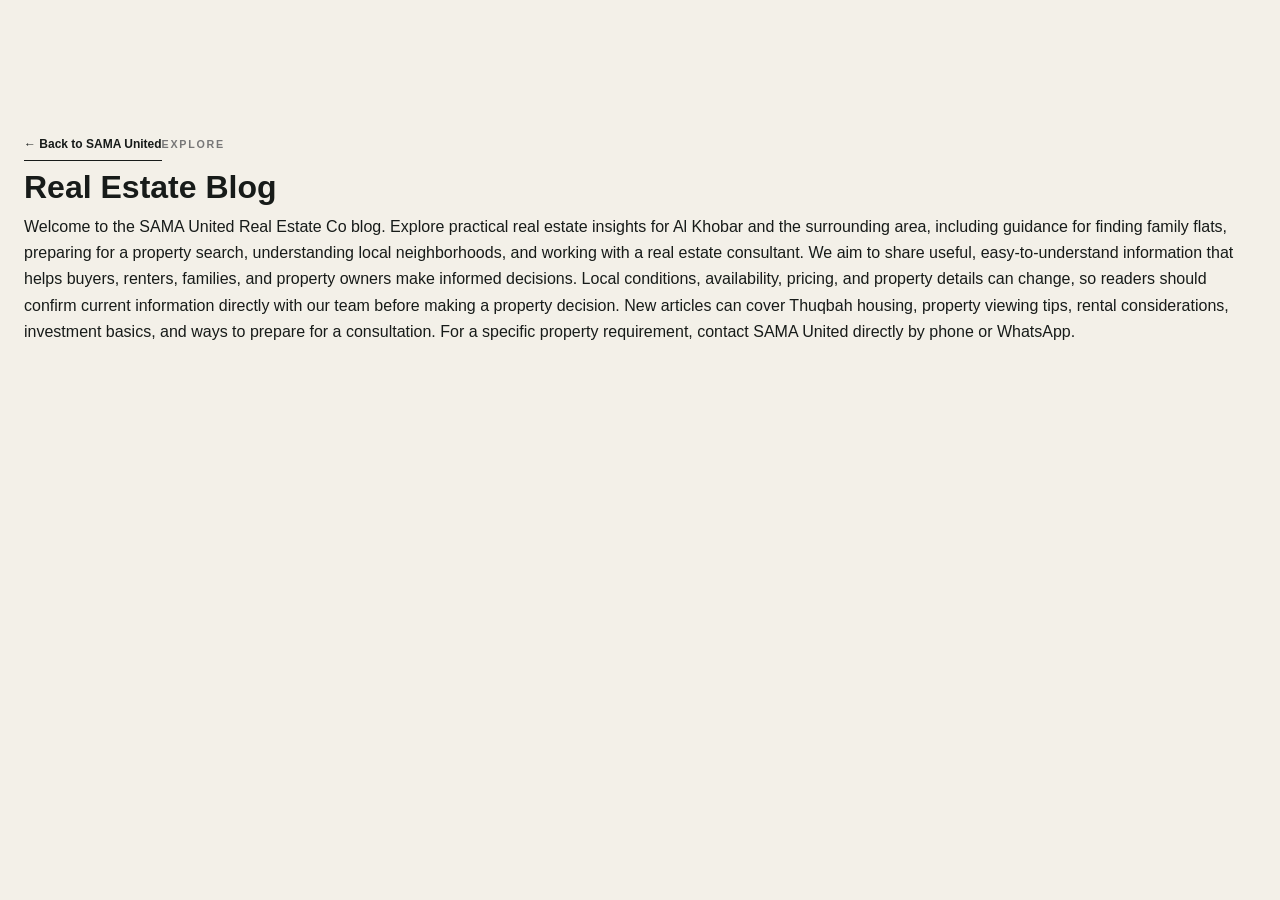
<file: blog.html>
<!doctype html><html lang="en"><head><meta charset="utf-8"><meta name="viewport" content="width=device-width,initial-scale=1"><title>Blog | SAMA United Real Estate Co</title><link rel="stylesheet" href="style.css"></head><body class="content-page"><main class="section"><div class="container"><a class="text-link" href="index.html">← Back to SAMA United</a><span class="eyebrow">Explore</span><h1>Real Estate Blog</h1><p>Welcome to the SAMA United Real Estate Co blog. Explore practical real estate insights for Al Khobar and the surrounding area, including guidance for finding family flats, preparing for a property search, understanding local neighborhoods, and working with a real estate consultant. We aim to share useful, easy-to-understand information that helps buyers, renters, families, and property owners make informed decisions. Local conditions, availability, pricing, and property details can change, so readers should confirm current information directly with our team before making a property decision. New articles can cover Thuqbah housing, property viewing tips, rental considerations, investment basics, and ways to prepare for a consultation. For a specific property requirement, contact SAMA United directly by phone or WhatsApp.</p></div></main></body></html>
</file>
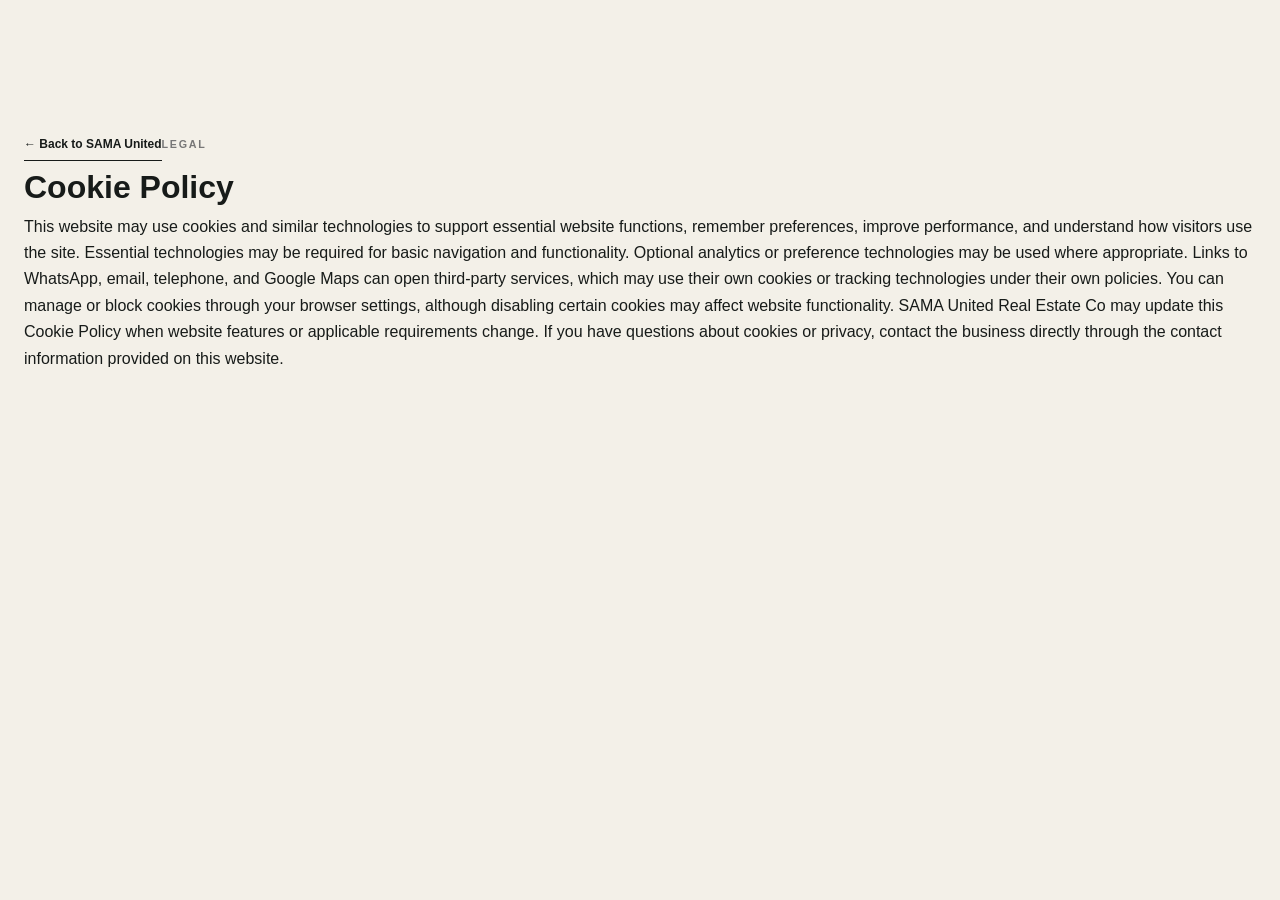
<file: cookie-policy.html>
<!doctype html><html lang="en"><head><meta charset="utf-8"><meta name="viewport" content="width=device-width,initial-scale=1"><title>Cookie Policy | SAMA United Real Estate Co</title><link rel="stylesheet" href="style.css"></head><body class="content-page"><main class="section"><div class="container"><a class="text-link" href="index.html">← Back to SAMA United</a><span class="eyebrow">Legal</span><h1>Cookie Policy</h1><p>This website may use cookies and similar technologies to support essential website functions, remember preferences, improve performance, and understand how visitors use the site. Essential technologies may be required for basic navigation and functionality. Optional analytics or preference technologies may be used where appropriate. Links to WhatsApp, email, telephone, and Google Maps can open third-party services, which may use their own cookies or tracking technologies under their own policies. You can manage or block cookies through your browser settings, although disabling certain cookies may affect website functionality. SAMA United Real Estate Co may update this Cookie Policy when website features or applicable requirements change. If you have questions about cookies or privacy, contact the business directly through the contact information provided on this website.</p></div></main></body></html>
</file>
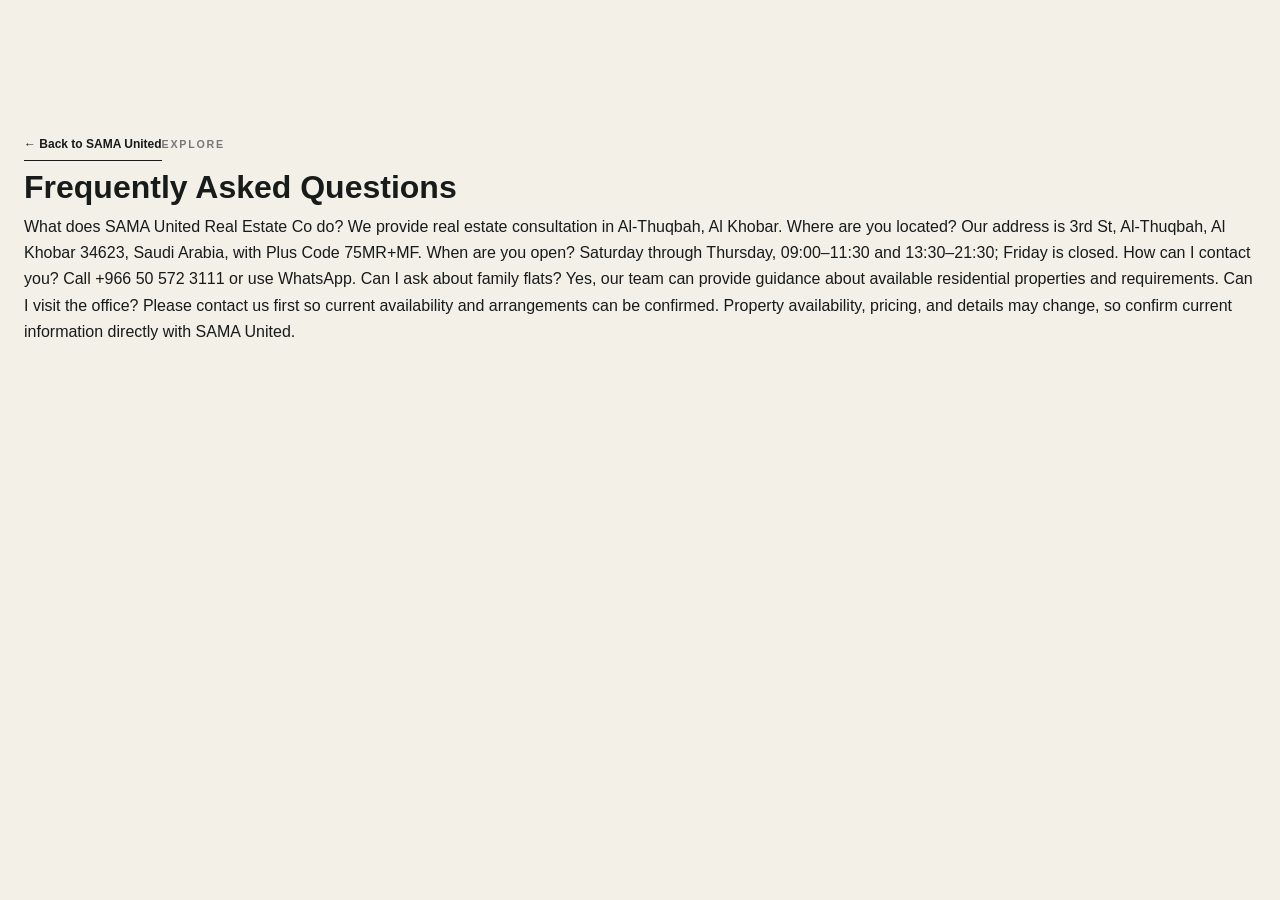
<file: faqs.html>
<!doctype html><html lang="en"><head><meta charset="utf-8"><meta name="viewport" content="width=device-width,initial-scale=1"><title>FAQs | SAMA United Real Estate Co</title><link rel="stylesheet" href="style.css"></head><body class="content-page"><main class="section"><div class="container"><a class="text-link" href="index.html">← Back to SAMA United</a><span class="eyebrow">Explore</span><h1>Frequently Asked Questions</h1><p>What does SAMA United Real Estate Co do? We provide real estate consultation in Al-Thuqbah, Al Khobar. Where are you located? Our address is 3rd St, Al-Thuqbah, Al Khobar 34623, Saudi Arabia, with Plus Code 75MR+MF. When are you open? Saturday through Thursday, 09:00–11:30 and 13:30–21:30; Friday is closed. How can I contact you? Call +966 50 572 3111 or use WhatsApp. Can I ask about family flats? Yes, our team can provide guidance about available residential properties and requirements. Can I visit the office? Please contact us first so current availability and arrangements can be confirmed. Property availability, pricing, and details may change, so confirm current information directly with SAMA United.</p></div></main></body></html>
</file>
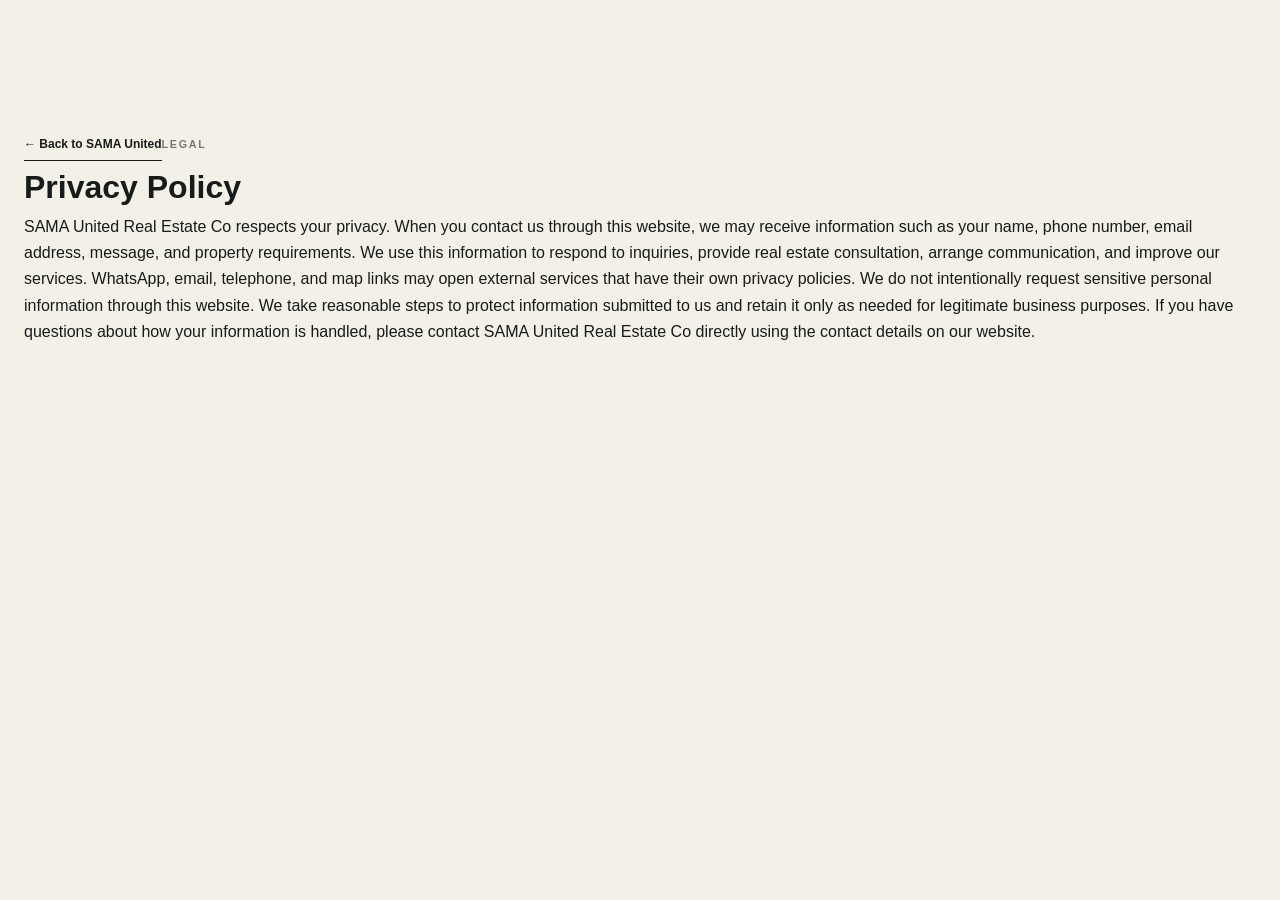
<file: privacy-policy.html>
<!doctype html><html lang="en"><head><meta charset="utf-8"><meta name="viewport" content="width=device-width,initial-scale=1"><title>Privacy Policy | SAMA United Real Estate Co</title><link rel="stylesheet" href="style.css"></head><body class="content-page"><main class="section"><div class="container"><a class="text-link" href="index.html">← Back to SAMA United</a><span class="eyebrow">Legal</span><h1>Privacy Policy</h1><p>SAMA United Real Estate Co respects your privacy. When you contact us through this website, we may receive information such as your name, phone number, email address, message, and property requirements. We use this information to respond to inquiries, provide real estate consultation, arrange communication, and improve our services. WhatsApp, email, telephone, and map links may open external services that have their own privacy policies. We do not intentionally request sensitive personal information through this website. We take reasonable steps to protect information submitted to us and retain it only as needed for legitimate business purposes. If you have questions about how your information is handled, please contact SAMA United Real Estate Co directly using the contact details on our website.</p></div></main></body></html>
</file>
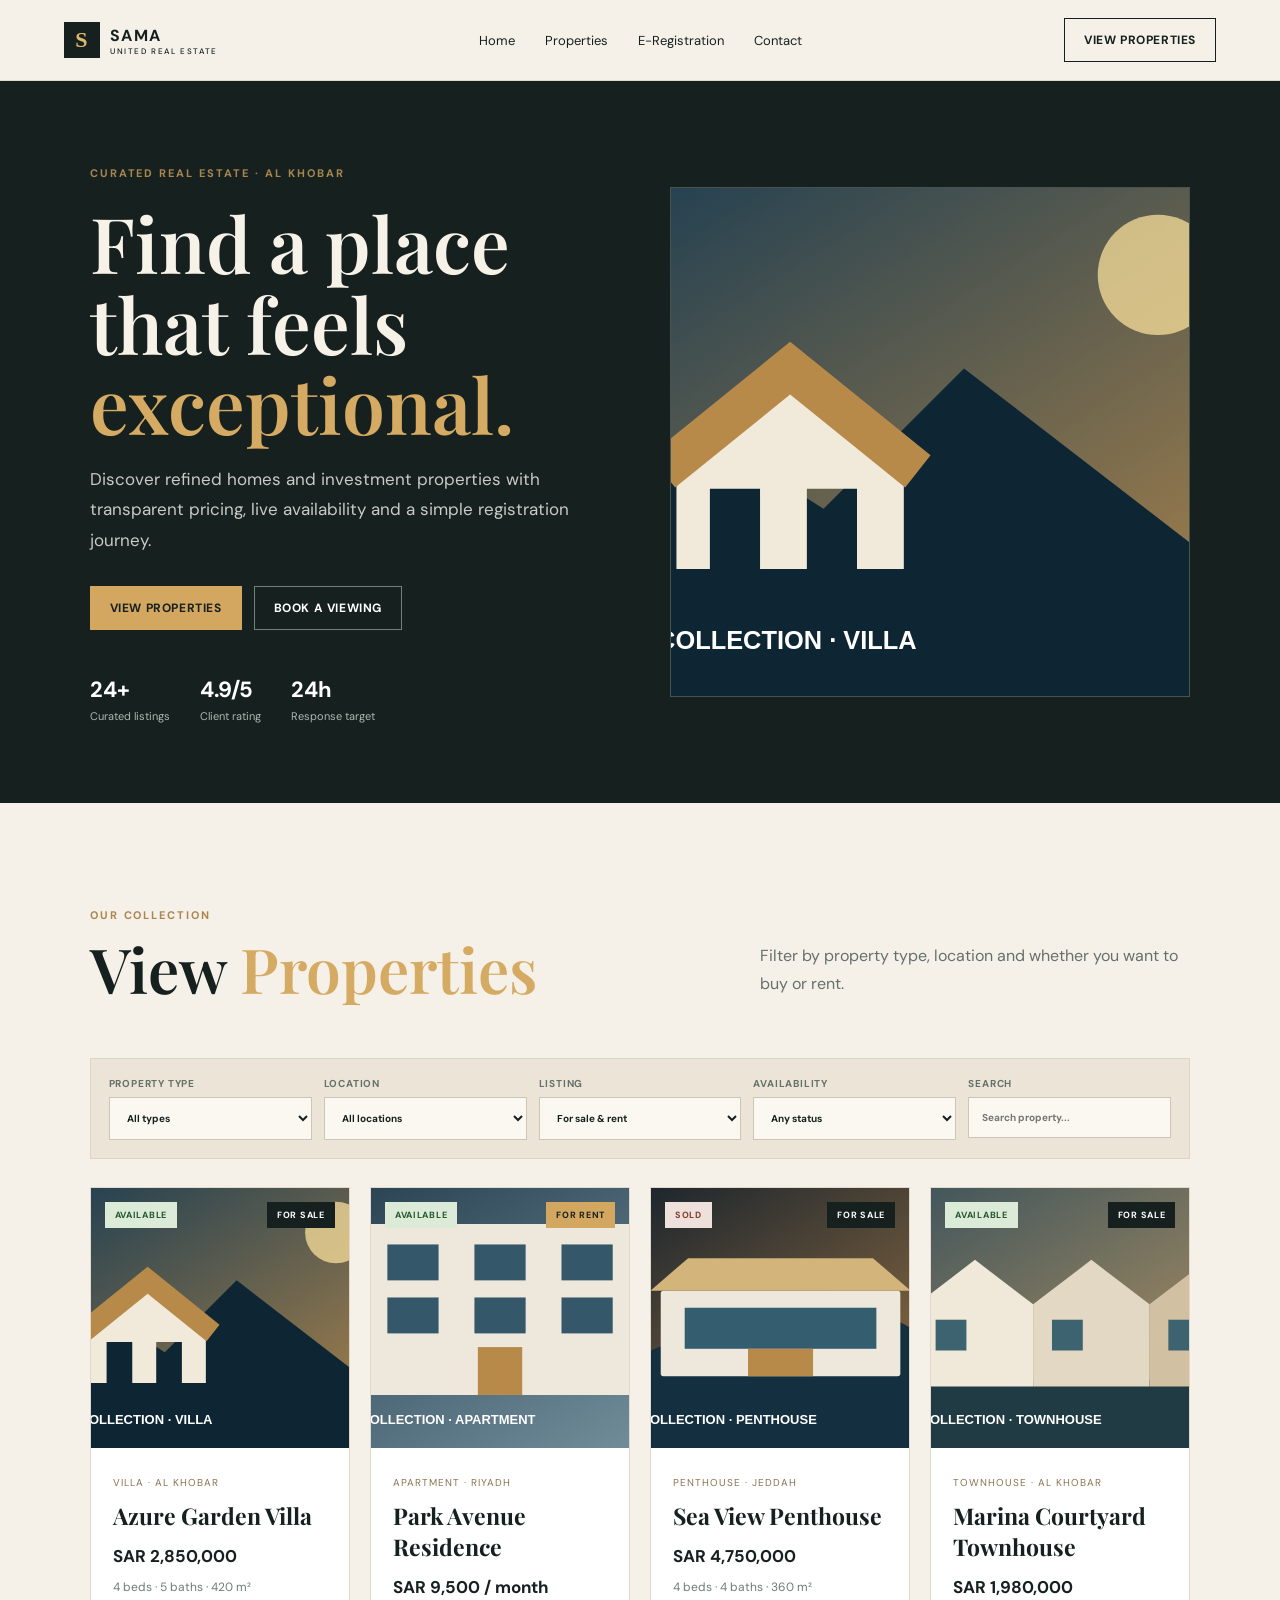
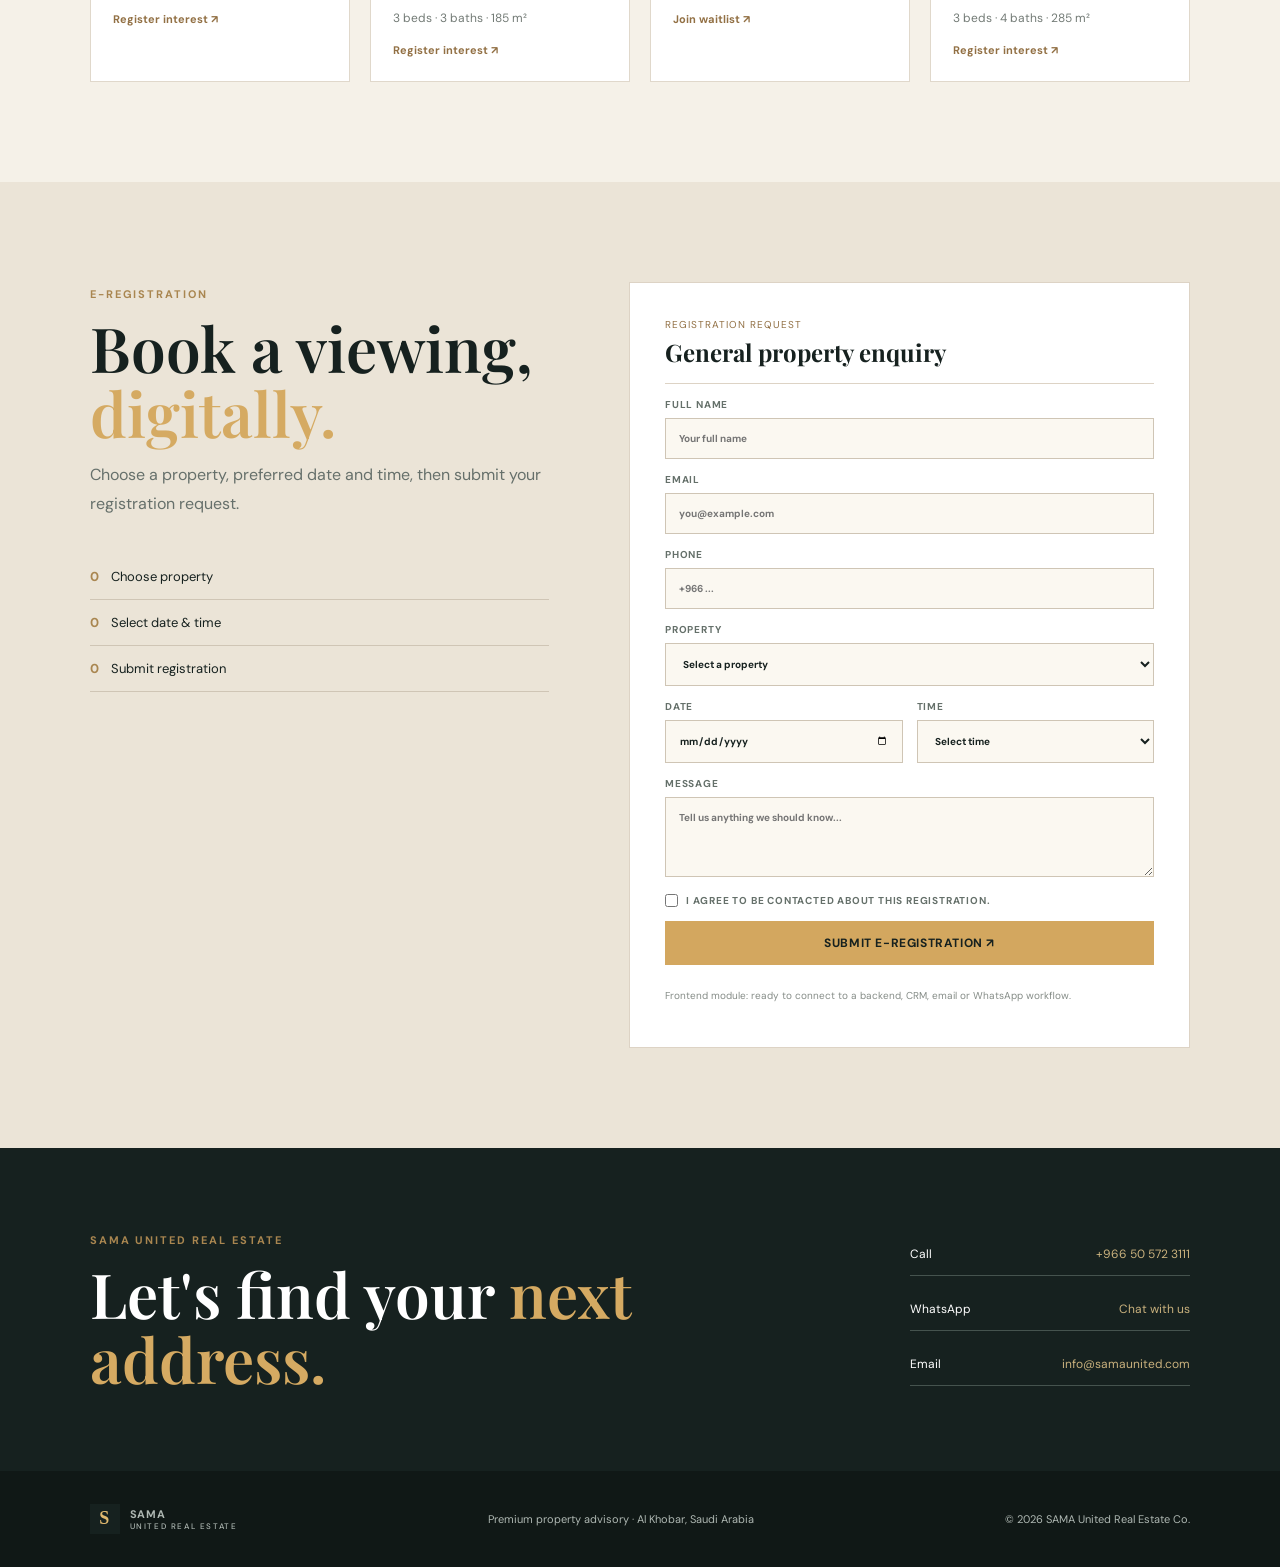
<file: real-estate.html>
<!doctype html><html lang="en"><head><meta charset="utf-8"><meta name="viewport" content="width=device-width,initial-scale=1"><meta name="description" content="SAMA United Real Estate — premium property listings and e-registration."><title>SAMA United Real Estate | Properties</title><link rel="preconnect" href="https://fonts.googleapis.com"><link rel="preconnect" href="https://fonts.gstatic.com" crossorigin><link href="https://fonts.googleapis.com/css2?family=DM+Sans:wght@400;500;600;700&family=Playfair+Display:wght@500;600;700&display=swap" rel="stylesheet"><link rel="stylesheet" href="real-estate.css"><script src="real-estate.js" defer></script></head><body><header class="header"><a class="brand" href="#home"><span class="mark">S</span><span>SAMA <small>UNITED REAL ESTATE</small></span></a><nav><a href="#home">Home</a><a href="#properties">Properties</a><a href="#register">E-Registration</a><a href="#contact">Contact</a></nav><a class="nav-cta" href="#properties">View Properties</a></header><main><section class="hero" id="home"><div class="hero-copy"><span class="kicker">CURATED REAL ESTATE · AL KHOBAR</span><h1>Find a place that feels <em>exceptional.</em></h1><p>Discover refined homes and investment properties with transparent pricing, live availability and a simple registration journey.</p><div class="hero-actions"><a class="btn gold" href="#properties">View Properties</a><a class="btn ghost" href="#register">Book a Viewing</a></div><div class="stats"><span><b>24+</b> Curated listings</span><span><b>4.9/5</b> Client rating</span><span><b>24h</b> Response target</span></div></div><div class="hero-art"><img src="assets/property-villa.svg" alt="Generated luxury villa illustration"></div></section><section class="section" id="properties"><div class="heading"><div><span class="kicker">OUR COLLECTION</span><h2>View <em>Properties</em></h2></div><p>Filter by property type, location and whether you want to buy or rent.</p></div><div class="filters"><label>Property type<select id="type-filter"><option value="all">All types</option><option value="villa">Villa</option><option value="apartment">Apartment</option><option value="penthouse">Penthouse</option><option value="townhouse">Townhouse</option></select></label><label>Location<select id="location-filter"><option value="all">All locations</option><option value="khobar">Al Khobar</option><option value="riyadh">Riyadh</option><option value="jeddah">Jeddah</option></select></label><label>Listing<select id="listing-filter"><option value="all">For sale & rent</option><option value="sale">For Sale</option><option value="rent">For Rent</option></select></label><label>Availability<select id="status-filter"><option value="all">Any status</option><option value="available">Available</option><option value="sold">Sold</option></select></label><label>Search<input id="property-search" type="search" placeholder="Search property..."></label></div><div class="property-grid"><article class="card" data-type="villa" data-location="khobar" data-listing="sale" data-status="available" data-search="azure garden villa khobar"><div class="media"><img src="assets/property-villa.svg" alt="Azure Garden Villa"><span class="status available">Available</span><span class="listing">For Sale</span></div><div class="body"><span class="type">Villa · Al Khobar</span><h3>Azure Garden Villa</h3><strong>SAR 2,850,000</strong><p>4 beds · 5 baths · 420 m²</p><button class="link register-property" data-property="Azure Garden Villa">Register interest ↗</button></div></article><article class="card" data-type="apartment" data-location="riyadh" data-listing="rent" data-status="available" data-search="park avenue apartment riyadh"><div class="media"><img src="assets/property-apartment.svg" alt="Park Avenue Residence"><span class="status available">Available</span><span class="listing rent">For Rent</span></div><div class="body"><span class="type">Apartment · Riyadh</span><h3>Park Avenue Residence</h3><strong>SAR 9,500 / month</strong><p>3 beds · 3 baths · 185 m²</p><button class="link register-property" data-property="Park Avenue Residence">Register interest ↗</button></div></article><article class="card" data-type="penthouse" data-location="jeddah" data-listing="sale" data-status="sold" data-search="sea view penthouse jeddah"><div class="media"><img src="assets/property-penthouse.svg" alt="Sea View Penthouse"><span class="status sold">Sold</span><span class="listing">For Sale</span></div><div class="body"><span class="type">Penthouse · Jeddah</span><h3>Sea View Penthouse</h3><strong>SAR 4,750,000</strong><p>4 beds · 4 baths · 360 m²</p><button class="link register-property" data-property="Sea View Penthouse">Join waitlist ↗</button></div></article><article class="card" data-type="townhouse" data-location="khobar" data-listing="sale" data-status="available" data-search="marina townhouse khobar"><div class="media"><img src="assets/property-townhouse.svg" alt="Marina Courtyard Townhouse"><span class="status available">Available</span><span class="listing">For Sale</span></div><div class="body"><span class="type">Townhouse · Al Khobar</span><h3>Marina Courtyard Townhouse</h3><strong>SAR 1,980,000</strong><p>3 beds · 4 baths · 285 m²</p><button class="link register-property" data-property="Marina Courtyard Townhouse">Register interest ↗</button></div></article></div><div class="empty" id="empty-state" hidden>No properties match your filters.</div></section><section class="register section" id="register"><div class="register-copy"><span class="kicker">E-REGISTRATION</span><h2>Book a viewing, <em>digitally.</em></h2><p>Choose a property, preferred date and time, then submit your registration request.</p><ol><li>Choose property</li><li>Select date & time</li><li>Submit registration</li></ol></div><form id="registration-form"><div class="form-title"><span>Registration request</span><b id="selected-property-label">General property enquiry</b></div><label>Full name<input required name="name" placeholder="Your full name"></label><label>Email<input required type="email" name="email" placeholder="you@example.com"></label><label>Phone<input required type="tel" name="phone" placeholder="+966 ..."></label><label>Property<select required name="property" id="registration-property"><option value="">Select a property</option><option>Azure Garden Villa</option><option>Park Avenue Residence</option><option>Sea View Penthouse</option><option>Marina Courtyard Townhouse</option></select></label><div class="row"><label>Date<input required type="date" name="date" id="booking-date"></label><label>Time<select required name="time"><option value="">Select time</option><option>10:00 AM</option><option>12:00 PM</option><option>3:00 PM</option><option>5:00 PM</option><option>7:00 PM</option></select></label></div><label>Message<textarea name="message" rows="4" placeholder="Tell us anything we should know..."></textarea></label><label class="check"><input required type="checkbox"> I agree to be contacted about this registration.</label><button class="btn gold" type="submit">Submit E-Registration ↗</button><p class="note">Frontend module: ready to connect to a backend, CRM, email or WhatsApp workflow.</p><div class="success" id="registration-success" hidden>✓ Registration received. Our team will contact you to confirm the appointment.</div></form></section><section class="contact" id="contact"><div><span class="kicker">SAMA UNITED REAL ESTATE</span><h2>Let's find your <em>next address.</em></h2></div><div class="contact-links"><a href="tel:+966505723111">Call <span>+966 50 572 3111</span></a><a href="https://wa.me/966505723111" target="_blank" rel="noopener">WhatsApp <span>Chat with us</span></a><a href="mailto:info@samaunited.com">Email <span>info@samaunited.com</span></a></div></section></main><footer><div class="brand"><span class="mark">S</span><span>SAMA <small>UNITED REAL ESTATE</small></span></div><p>Premium property advisory · Al Khobar, Saudi Arabia</p><p>© 2026 SAMA United Real Estate Co.</p></footer></body></html>
</file>
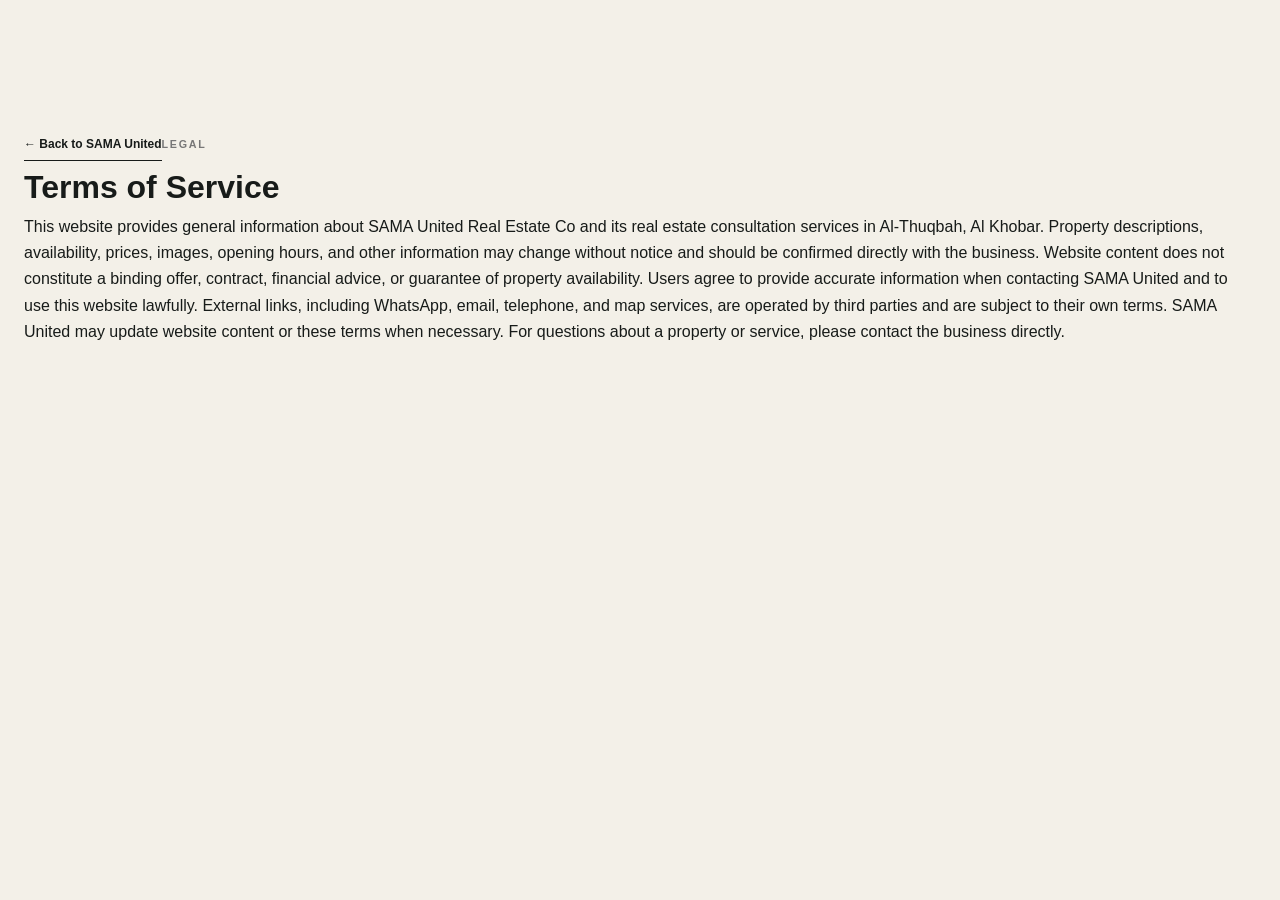
<file: terms-of-service.html>
<!doctype html><html lang="en"><head><meta charset="utf-8"><meta name="viewport" content="width=device-width,initial-scale=1"><title>Terms of Service | SAMA United Real Estate Co</title><link rel="stylesheet" href="style.css"></head><body class="content-page"><main class="section"><div class="container"><a class="text-link" href="index.html">← Back to SAMA United</a><span class="eyebrow">Legal</span><h1>Terms of Service</h1><p>This website provides general information about SAMA United Real Estate Co and its real estate consultation services in Al-Thuqbah, Al Khobar. Property descriptions, availability, prices, images, opening hours, and other information may change without notice and should be confirmed directly with the business. Website content does not constitute a binding offer, contract, financial advice, or guarantee of property availability. Users agree to provide accurate information when contacting SAMA United and to use this website lawfully. External links, including WhatsApp, email, telephone, and map services, are operated by third parties and are subject to their own terms. SAMA United may update website content or these terms when necessary. For questions about a property or service, please contact the business directly.</p></div></main></body></html>
</file>
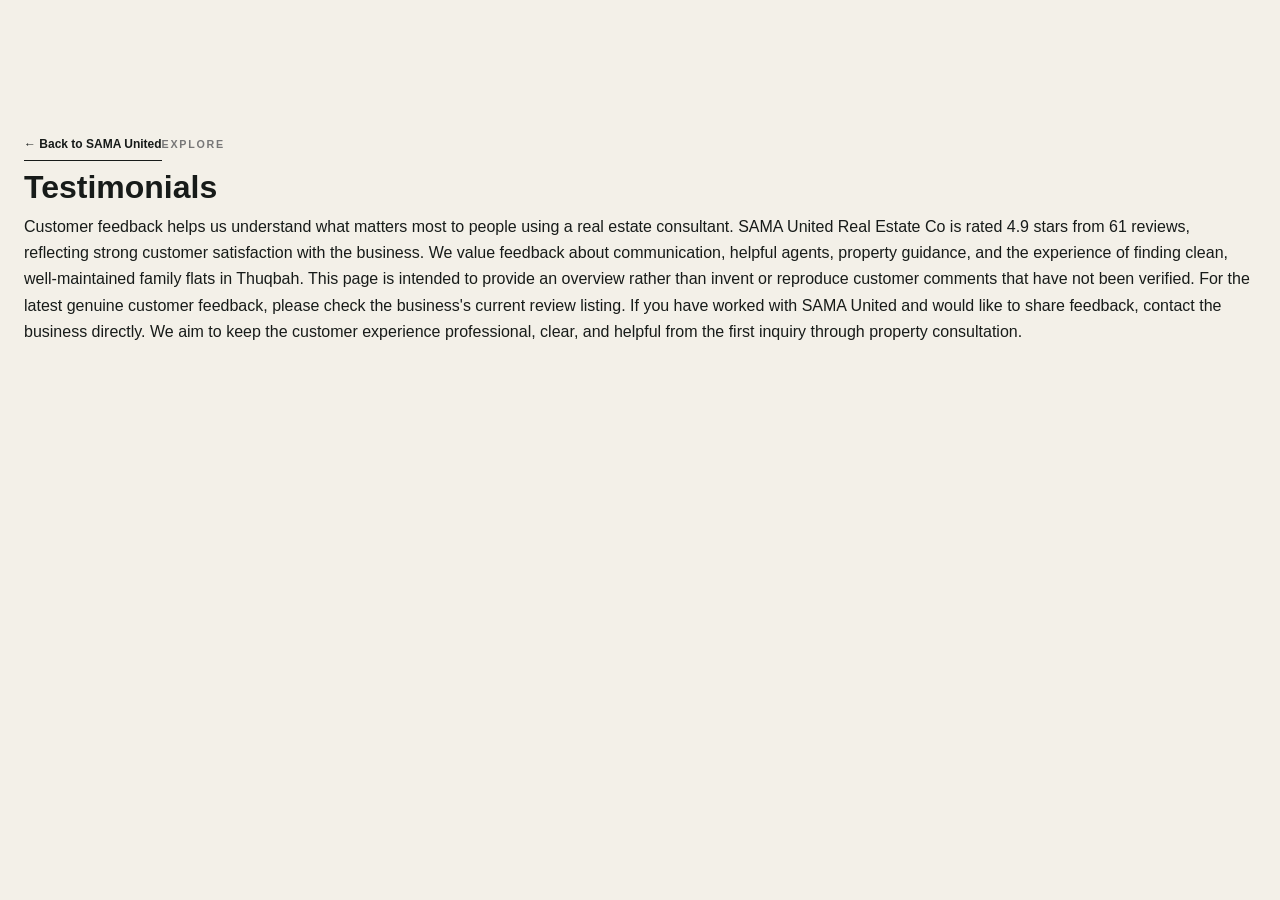
<file: testimonials.html>
<!doctype html><html lang="en"><head><meta charset="utf-8"><meta name="viewport" content="width=device-width,initial-scale=1"><title>Testimonials | SAMA United Real Estate Co</title><link rel="stylesheet" href="style.css"></head><body class="content-page"><main class="section"><div class="container"><a class="text-link" href="index.html">← Back to SAMA United</a><span class="eyebrow">Explore</span><h1>Testimonials</h1><p>Customer feedback helps us understand what matters most to people using a real estate consultant. SAMA United Real Estate Co is rated 4.9 stars from 61 reviews, reflecting strong customer satisfaction with the business. We value feedback about communication, helpful agents, property guidance, and the experience of finding clean, well-maintained family flats in Thuqbah. This page is intended to provide an overview rather than invent or reproduce customer comments that have not been verified. For the latest genuine customer feedback, please check the business's current review listing. If you have worked with SAMA United and would like to share feedback, contact the business directly. We aim to keep the customer experience professional, clear, and helpful from the first inquiry through property consultation.</p></div></main></body></html>
</file>
<file: style.css>
@import url("style-base.css");
:root{--sama-ivory:#f3f0e8;--sama-green:#17201d;--sama-ink:#171b19;--sama-gold:#b59a68;--sama-rule:rgba(23,32,29,.18)}
html,body{width:100%;max-width:100%;overflow-x:hidden;background:var(--sama-ivory);color:var(--sama-ink)}
.location-actions,.location-actions *{display:none!important;visibility:hidden!important;opacity:0!important;pointer-events:none!important}
.location-grid{display:block!important;border-top:1px solid var(--sama-rule)!important;padding-top:34px!important}.location-details{text-align:center!important;max-width:900px!important;margin:0 auto 34px!important}.location-details::before{content:"⌖"!important;display:flex!important;align-items:center!important;justify-content:center!important;width:52px!important;height:52px!important;margin:0 auto 20px!important;border:1px solid var(--sama-rule)!important;border-radius:50%!important;color:var(--sama-gold)!important;font-size:30px!important;line-height:1!important;font-family:Georgia,serif!important}.location-details .eyebrow{display:block!important;margin-bottom:12px!important}.location-details h2{margin-bottom:16px!important}.location-details p{margin:7px 0!important}.location-map{width:100%!important;height:560px!important;margin:0!important;border:1px solid var(--sama-rule)!important;overflow:hidden!important;background:#ddd8cc!important;box-shadow:0 18px 50px rgba(23,32,29,.08)!important}.location-map iframe{display:block!important;width:100%!important;height:100%!important;border:0!important}
.hours-section{display:none!important}
html[data-theme="dark"] body,html[data-theme="dark"] body *{color:#fff!important}
html[data-theme="dark"] .property-content p,html[data-theme="dark"] .property-meta,html[data-theme="dark"] .about-content p,html[data-theme="dark"] .stat span,html[data-theme="dark"] .agent-info p,html[data-theme="dark"] .eyebrow,html[data-theme="dark"] .property-type{color:#fff!important}
html[data-theme="dark"] .btn-dark{color:#fff!important}
html[data-theme="dark"] .location-details::before{color:#fff!important}
.sama-footer .container{display:grid!important;grid-template-columns:repeat(2,minmax(0,1fr))!important;column-gap:72px!important;row-gap:48px!important;align-items:start!important}.sama-footer .footer-link-grid{display:contents!important}.sama-footer .footer-brand-mark{grid-column:1/-1!important;padding-bottom:4px!important}.sama-footer .footer-brand-mark img{width:58px!important;height:auto!important;object-fit:contain!important}.sama-footer .footer-group{min-width:0!important}.sama-footer .footer-contact-block,.sama-footer .footer-hours-block{margin:0!important;max-width:none!important;min-width:0!important}.sama-footer .footer-hours-list{display:flex!important;flex-direction:column!important;gap:10px!important}.sama-footer .footer-hours-list div{display:flex!important;justify-content:space-between!important;gap:16px!important;font-size:.88rem!important}.sama-footer .footer-hours-list strong{font-weight:500!important;text-align:right!important}.sama-footer .footer-hours-status{margin-top:18px!important;font-size:.78rem!important;color:#b8c7cf!important}.sama-footer .footer-bottom{grid-column:1/-1!important;width:100%!important;margin-top:0!important}

/* Property listing and filter UI */
.property-listing-section{position:relative}.listing-count{font-size:.78rem;text-transform:uppercase;letter-spacing:.12em;opacity:.68}.property-filters{display:grid;grid-template-columns:repeat(4,minmax(0,1fr)) 1.4fr;gap:12px;margin:0 0 34px;padding:18px;border:1px solid var(--sama-rule);background:rgba(255,255,255,.45)}.property-filters label{display:flex;flex-direction:column;gap:8px;min-width:0}.property-filters label>span{font-size:.68rem;font-weight:800;letter-spacing:.08em;text-transform:uppercase}.property-filters select,.property-filters input{width:100%;height:48px;border:1px solid var(--sama-rule);background:#fff;color:var(--sama-ink);padding:0 13px;font:500 .86rem "Plus Jakarta Sans",Arial,sans-serif;outline:none}.property-filters select:focus,.property-filters input:focus{border-color:var(--sama-gold);box-shadow:0 0 0 3px rgba(181,154,104,.12)}.listing-card{transition:opacity .25s ease,transform .25s ease}.listing-card[hidden]{display:none}.property-image{position:relative}.availability-badge{position:absolute;right:14px;top:14px;padding:7px 10px;font-size:.62rem;font-weight:800;letter-spacing:.08em;text-transform:uppercase;background:#fff;border:1px solid rgba(23,27,25,.12)}.availability-badge.available{color:#286347}.availability-badge.sold{color:#8a3d35}.listing-price{margin:18px 0 15px;font-size:1.12rem;font-weight:800;letter-spacing:-.02em}.register-property{width:100%;margin-top:18px}.register-property:disabled{opacity:.5;cursor:not-allowed}.empty-state{text-align:center;padding:70px 20px;border:1px dashed var(--sama-rule);margin-top:20px}.empty-state svg{width:32px;height:32px;margin-bottom:12px}.empty-state h3{margin:0 0 8px}.empty-state p{margin:0;opacity:.7}

/* E-registration module */
.registration-section{background:var(--sama-green);color:#fff}.registration-grid{display:grid;grid-template-columns:.85fr 1.15fr;gap:80px;align-items:start}.registration-copy{padding-top:25px}.registration-copy h2{color:#fff;max-width:520px}.registration-copy p{color:rgba(255,255,255,.74);max-width:520px;line-height:1.8}.registration-steps{display:grid;gap:18px;margin-top:42px}.registration-steps div{display:flex;align-items:center;gap:16px;padding-bottom:16px;border-bottom:1px solid rgba(255,255,255,.15)}.registration-steps strong{font-size:.7rem;letter-spacing:.12em;color:#c7a96f}.registration-steps span{font-size:.9rem}.registration-form{background:#fff;color:var(--sama-ink);padding:34px;box-shadow:0 24px 60px rgba(0,0,0,.18)}.form-heading{display:flex;align-items:center;gap:14px;padding-bottom:22px;margin-bottom:24px;border-bottom:1px solid var(--sama-rule)}.form-heading svg{width:28px;height:28px;color:var(--sama-gold)}.form-heading strong,.form-heading span{display:block}.form-heading strong{font-size:1rem}.form-heading span{margin-top:3px;font-size:.72rem;opacity:.62}.registration-form label{display:flex;flex-direction:column;gap:8px;margin-bottom:17px;font-size:.68rem;font-weight:800;letter-spacing:.06em;text-transform:uppercase}.registration-form input,.registration-form select,.registration-form textarea{width:100%;border:1px solid var(--sama-rule);background:#fbfaf7;color:var(--sama-ink);padding:13px 14px;font:500 .84rem "Plus Jakarta Sans",Arial,sans-serif;text-transform:none;letter-spacing:0;outline:none;resize:vertical}.registration-form input:focus,.registration-form select:focus,.registration-form textarea:focus{border-color:var(--sama-gold);box-shadow:0 0 0 3px rgba(181,154,104,.12)}.form-row{display:grid;grid-template-columns:1fr 1fr;gap:16px}.registration-form .btn{width:100%;margin-top:4px}.form-note{font-size:.66rem!important;line-height:1.6;opacity:.55;margin:12px 0 0!important;text-transform:none;letter-spacing:0;font-weight:500}.form-success{display:grid;grid-template-columns:auto 1fr;column-gap:10px;align-items:center;margin-top:18px;padding:15px;background:#eef6f0;border:1px solid #cfe4d3;color:#245b39}.form-success svg{grid-row:span 2}.form-success strong{font-size:.78rem}.form-success span{font-size:.68rem;margin-top:3px}.form-success[hidden]{display:none}

@media(max-width:1050px){.property-filters{grid-template-columns:repeat(2,minmax(0,1fr))}.filter-search{grid-column:1/-1}.registration-grid{grid-template-columns:1fr;gap:40px}.registration-copy{padding-top:0}.registration-steps{grid-template-columns:repeat(3,1fr);gap:10px}.registration-steps div{border-bottom:0;border-right:1px solid rgba(255,255,255,.15);padding-right:12px}.registration-steps div:last-child{border-right:0}}
@media(max-width:850px){.sama-footer .container{grid-template-columns:repeat(2,minmax(0,1fr))!important;column-gap:38px!important;row-gap:38px!important}.sama-footer .footer-group a{font-size:.95rem}.sama-footer .footer-contact-list a{font-size:.95rem}.sama-footer .footer-hours-list div{font-size:.78rem;flex-direction:column;gap:2px}.sama-footer .footer-hours-list strong{text-align:left!important}}
@media(max-width:600px){.location-grid{padding-top:28px!important}.location-details{margin-bottom:24px!important}.location-details::before{width:46px!important;height:46px!important;font-size:26px!important;margin-bottom:16px!important}.location-map{height:430px!important}.property-filters{grid-template-columns:1fr;padding:14px}.filter-search{grid-column:auto}.property-filters select,.property-filters input{height:46px}.property-grid{grid-template-columns:1fr}.listing-price{font-size:1.05rem}.registration-form{padding:22px 18px}.form-row{grid-template-columns:1fr;gap:0}.registration-steps{grid-template-columns:1fr;gap:0;margin-top:30px}.registration-steps div{border-right:0;border-bottom:1px solid rgba(255,255,255,.15);padding:13px 0}.registration-steps div:last-child{border-bottom:0}.sama-footer .container{grid-template-columns:repeat(2,minmax(0,1fr))!important;column-gap:22px!important;row-gap:34px!important}.sama-footer .footer-brand-mark{grid-column:1/-1!important}.sama-footer .footer-group h3,.sama-footer .footer-contact-block h3,.sama-footer .footer-hours-block h3{font-size:1.2rem!important;margin-bottom:22px!important}.sama-footer .footer-group a{font-size:.86rem!important;margin-bottom:17px!important}.sama-footer .footer-contact-list{gap:14px!important}.sama-footer .footer-contact-list a{font-size:.82rem!important;gap:10px!important;align-items:flex-start!important}.sama-footer .footer-contact-list svg{width:20px!important;height:20px!important;flex:none!important}.sama-footer .footer-hours-list{gap:9px!important}.sama-footer .footer-hours-list div{font-size:.72rem!important;line-height:1.35!important}.sama-footer .footer-hours-status{font-size:.68rem!important;line-height:1.45!important}.sama-footer .footer-bottom{grid-column:1/-1!important}.sama-footer .footer-bottom p,.sama-footer .footer-bottom span{font-size:.76rem!important}}

/* Existing premium contact actions */
.contact-cta .hero-actions{display:grid!important;grid-template-columns:repeat(3,minmax(150px,1fr))!important;gap:10px!important;width:min(620px,100%)!important;margin:0!important}.contact-cta .hero-actions .btn{min-height:68px!important;width:100%!important;padding:14px 18px!important;border-radius:0!important;display:flex!important;align-items:center!important;justify-content:center!important;gap:10px!important;font-size:.68rem!important;font-weight:700!important;letter-spacing:.04em!important;text-transform:uppercase!important;line-height:1.2!important}.contact-cta .hero-actions .btn svg{width:19px!important;height:19px!important;flex:0 0 auto!important}.contact-cta .hero-actions .btn-light{border:1px solid #f3f0e8!important;box-shadow:0 10px 28px rgba(0,0,0,.12)!important}.contact-cta .hero-actions .btn-outline-light{border:1px solid rgba(243,240,232,.72)!important;background:rgba(7,29,45,.30)!important;box-shadow:0 10px 28px rgba(0,0,0,.10)!important}.contact-cta .hero-actions .btn:hover{transform:translateY(-3px)!important;box-shadow:0 14px 32px rgba(0,0,0,.22)!important}.contact-cta .hero-actions .btn:nth-child(2) svg{color:#4ee0bd!important}.contact-cta .hero-actions .btn:nth-child(3) svg{color:#c7a96f!important}
@media(max-width:850px){.location-actions{grid-template-columns:1fr 1fr!important}.location-actions .btn:first-child{grid-column:1/-1!important}.contact-cta .hero-actions{grid-template-columns:repeat(3,minmax(0,1fr))!important;width:100%!important}.contact-cta .hero-actions .btn{min-height:64px!important;padding:12px 8px!important;font-size:.59rem!important}}
@media(max-width:600px){.location-actions{grid-template-columns:1fr!important;gap:0!important}.location-actions .btn:first-child{grid-column:auto!important}.location-actions .btn{width:100%!important;min-height:54px!important;white-space:normal!important;font-size:.66rem!important;padding:13px 10px!important}.contact-cta .hero-actions{grid-template-columns:1fr!important;gap:8px!important;width:100%!important}.contact-cta .hero-actions .btn{min-height:56px!important;width:100%!important;font-size:.62rem!important;padding:12px 16px!important}.footer-brand-mark img{width:48px!important;max-width:48px!important}}
</file>
<file: real-estate.css>
*{box-sizing:border-box}html{scroll-behavior:smooth}body{margin:0;background:#f5f1e8;color:#16211f;font-family:'DM Sans',sans-serif}a{text-decoration:none;color:inherit}button,input,select,textarea{font:inherit}.header{position:sticky;top:0;z-index:20;display:flex;align-items:center;justify-content:space-between;padding:18px 5vw;background:rgba(245,241,232,.94);backdrop-filter:blur(16px);border-bottom:1px solid #ded6c8}.brand{display:flex;align-items:center;gap:10px;font-weight:700;letter-spacing:.08em}.brand small{display:block;font-size:8px;letter-spacing:.2em;font-weight:500}.mark{display:grid;place-items:center;width:36px;height:36px;background:#16211f;color:#e1b96e;font-family:Georgia,serif;font-size:22px}.header nav{display:flex;gap:30px;font-size:13px}.nav-cta,.btn{display:inline-flex;align-items:center;justify-content:center;gap:8px;padding:13px 19px;border:1px solid #16211f;font-size:12px;font-weight:700;letter-spacing:.05em;text-transform:uppercase;cursor:pointer}.hero{min-height:680px;display:grid;grid-template-columns:1fr 1fr;align-items:center;padding:80px 7vw;gap:60px;background:#16211f;color:#f7f2e8}.hero-copy{max-width:650px}.kicker{font-size:11px;letter-spacing:.18em;font-weight:700;color:#a98650}.hero h1,h2{font-family:'Playfair Display',serif;font-weight:600;line-height:1.05}.hero h1{font-size:clamp(48px,6vw,82px);margin:20px 0}.hero em,h2 em{font-style:normal;color:#d5aa62}.hero p{font-size:17px;line-height:1.8;color:#c8cbc6;max-width:580px}.hero-actions{display:flex;gap:12px;margin:30px 0}.gold{background:#d3a75f;border-color:#d3a75f;color:#16211f}.ghost{color:#fff;border-color:#718078}.stats{display:flex;gap:30px;margin-top:45px;color:#aeb8b2;font-size:11px}.stats b{display:block;color:#fff;font-size:22px;margin-bottom:5px}.hero-art{height:510px;overflow:hidden;border:1px solid #46554f}.hero-art img{width:100%;height:100%;object-fit:cover}.section{padding:100px 7vw}.heading{display:flex;justify-content:space-between;gap:30px;align-items:end;margin-bottom:45px}.heading h2,h2{font-size:clamp(38px,5vw,62px);margin:12px 0}.heading p{max-width:430px;color:#66706b;line-height:1.7}.filters{display:grid;grid-template-columns:repeat(5,1fr);gap:12px;padding:18px;background:#ebe4d7;border:1px solid #ddd4c4;margin-bottom:28px}.filters label,.register label{font-size:10px;font-weight:700;letter-spacing:.08em;text-transform:uppercase;color:#65706a}.filters select,.filters input,.register input,.register select,.register textarea{width:100%;margin-top:7px;padding:13px;border:1px solid #cfc5b5;background:#fbf8f1;color:#16211f;outline:none}.property-grid{display:grid;grid-template-columns:repeat(4,1fr);gap:20px}.card{background:#fff;border:1px solid #e0d8cb}.media{height:260px;position:relative;overflow:hidden}.media img{width:100%;height:100%;object-fit:cover;transition:transform .5s}.card:hover .media img{transform:scale(1.04)}.status,.listing{position:absolute;top:14px;padding:7px 10px;font-size:9px;font-weight:700;letter-spacing:.08em;text-transform:uppercase}.status{left:14px}.listing{right:14px;background:#16211f;color:#fff}.rent{background:#d3a75f;color:#16211f}.available{background:#dcead8;color:#24552c}.sold{background:#eee0db;color:#813d30}.body{padding:22px}.type{font-size:10px;color:#8a7351;letter-spacing:.1em;text-transform:uppercase}.body h3{font-family:'Playfair Display',serif;font-size:23px;margin:9px 0 14px}.body strong{font-size:17px}.body p{color:#737b76;font-size:12px}.link{padding:0;border:0;background:none;color:#927044;font-weight:700;font-size:11px;cursor:pointer}.empty{padding:40px;text-align:center;border:1px dashed #bdb3a4}.register{display:grid;grid-template-columns:.9fr 1.1fr;gap:80px;background:#ebe4d7}.register-copy p{max-width:480px;line-height:1.8;color:#66706b}.register ol{padding:0;list-style:none;margin-top:35px}.register li{padding:14px 0;border-bottom:1px solid #cfc5b5;font-size:13px}.register li::before{content:'0';color:#a98650;font-weight:700;margin-right:12px}.register form{background:#fff;padding:35px;border:1px solid #ddd3c5;display:grid;gap:14px}.form-title{padding-bottom:15px;border-bottom:1px solid #ddd3c5}.form-title span,.form-title b{display:block}.form-title span{font-size:10px;color:#927044;text-transform:uppercase;letter-spacing:.1em}.form-title b{font-family:'Playfair Display',serif;font-size:24px;margin-top:5px}.row{display:grid;grid-template-columns:1fr 1fr;gap:14px}.check{display:flex;align-items:center;gap:8px}.check input{width:auto;margin:0}.note{font-size:10px;color:#858c87}.success{padding:13px;background:#e1f0e2;color:#24552c;font-size:12px}.contact{padding:80px 7vw;background:#16211f;color:#fff;display:flex;justify-content:space-between;gap:50px;align-items:center}.contact h2{margin-bottom:0}.contact-links{display:grid;gap:12px;min-width:280px}.contact-links a{display:flex;justify-content:space-between;padding:13px 0;border-bottom:1px solid #45534e;font-size:12px}.contact-links span{color:#c9b17d}footer{padding:30px 7vw;background:#101816;color:#aeb7b2;display:flex;justify-content:space-between;align-items:center;font-size:11px}.footer-brand{color:#fff}footer .mark{width:30px;height:30px;font-size:18px}.consent{position:fixed;left:50%;bottom:22px;transform:translateX(-50%);z-index:50;display:flex;align-items:center;gap:20px;width:min(560px,calc(100% - 28px));padding:15px 18px;background:#fff;color:#16211f;border:1px solid #d6cbbb;box-shadow:0 15px 45px #0003;font-size:12px}.consent button{margin-left:auto;padding:10px 20px;background:#16211f;color:#fff;border:0;cursor:pointer;font-weight:700}@media(max-width:1000px){.header nav{display:none}.hero{grid-template-columns:1fr}.hero-art{height:380px}.property-grid{grid-template-columns:repeat(2,1fr)}.filters{grid-template-columns:repeat(2,1fr)}.register{grid-template-columns:1fr}.contact{display:block}.contact-links{margin-top:30px}}@media(max-width:600px){.header{padding:14px 5vw}.nav-cta{display:none}.hero,.section{padding:65px 5vw}.hero h1{font-size:48px}.stats{gap:15px;flex-wrap:wrap}.property-grid,.filters,.row{grid-template-columns:1fr}.media{height:230px}.register form{padding:22px}.contact{padding:60px 5vw}footer{display:block;padding:25px 5vw}footer p{margin-top:18px}.heading{display:block}.consent{bottom:12px;gap:12px}.consent button{padding:9px 14px}}
</file>
